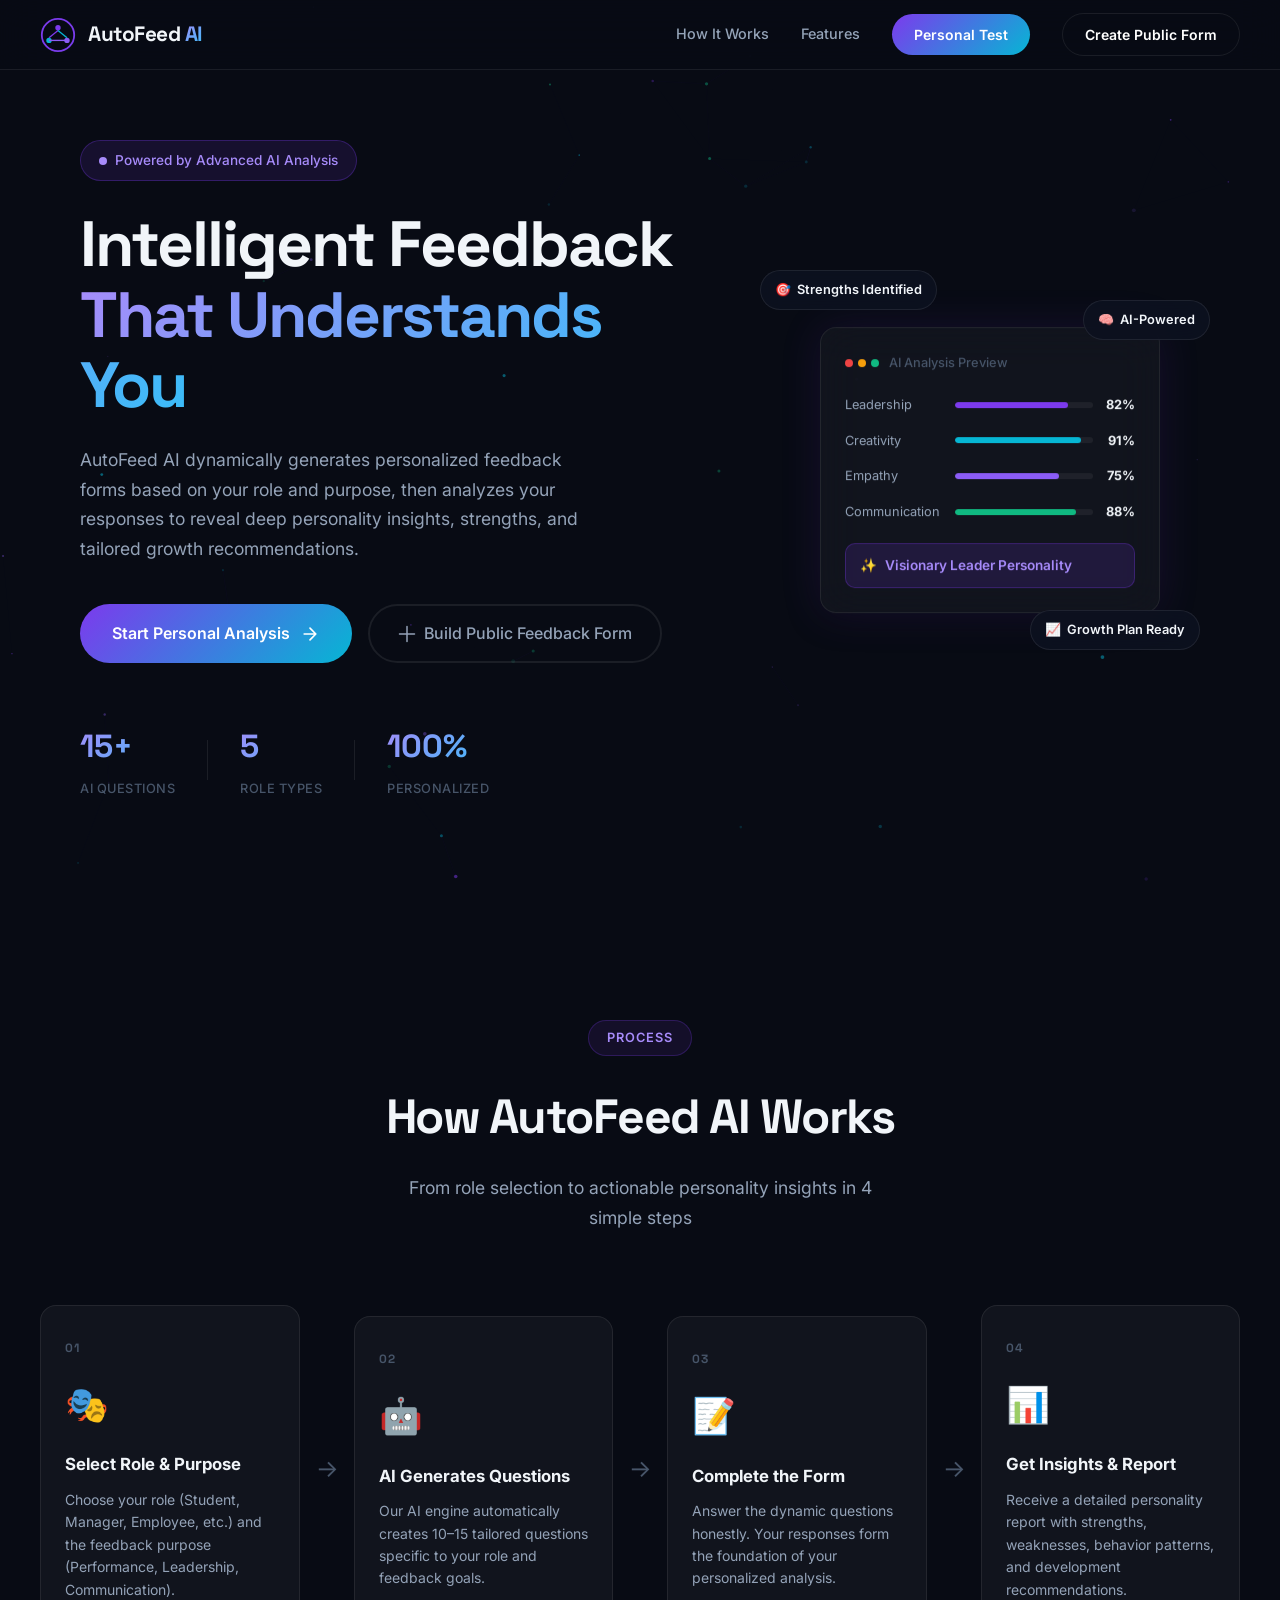
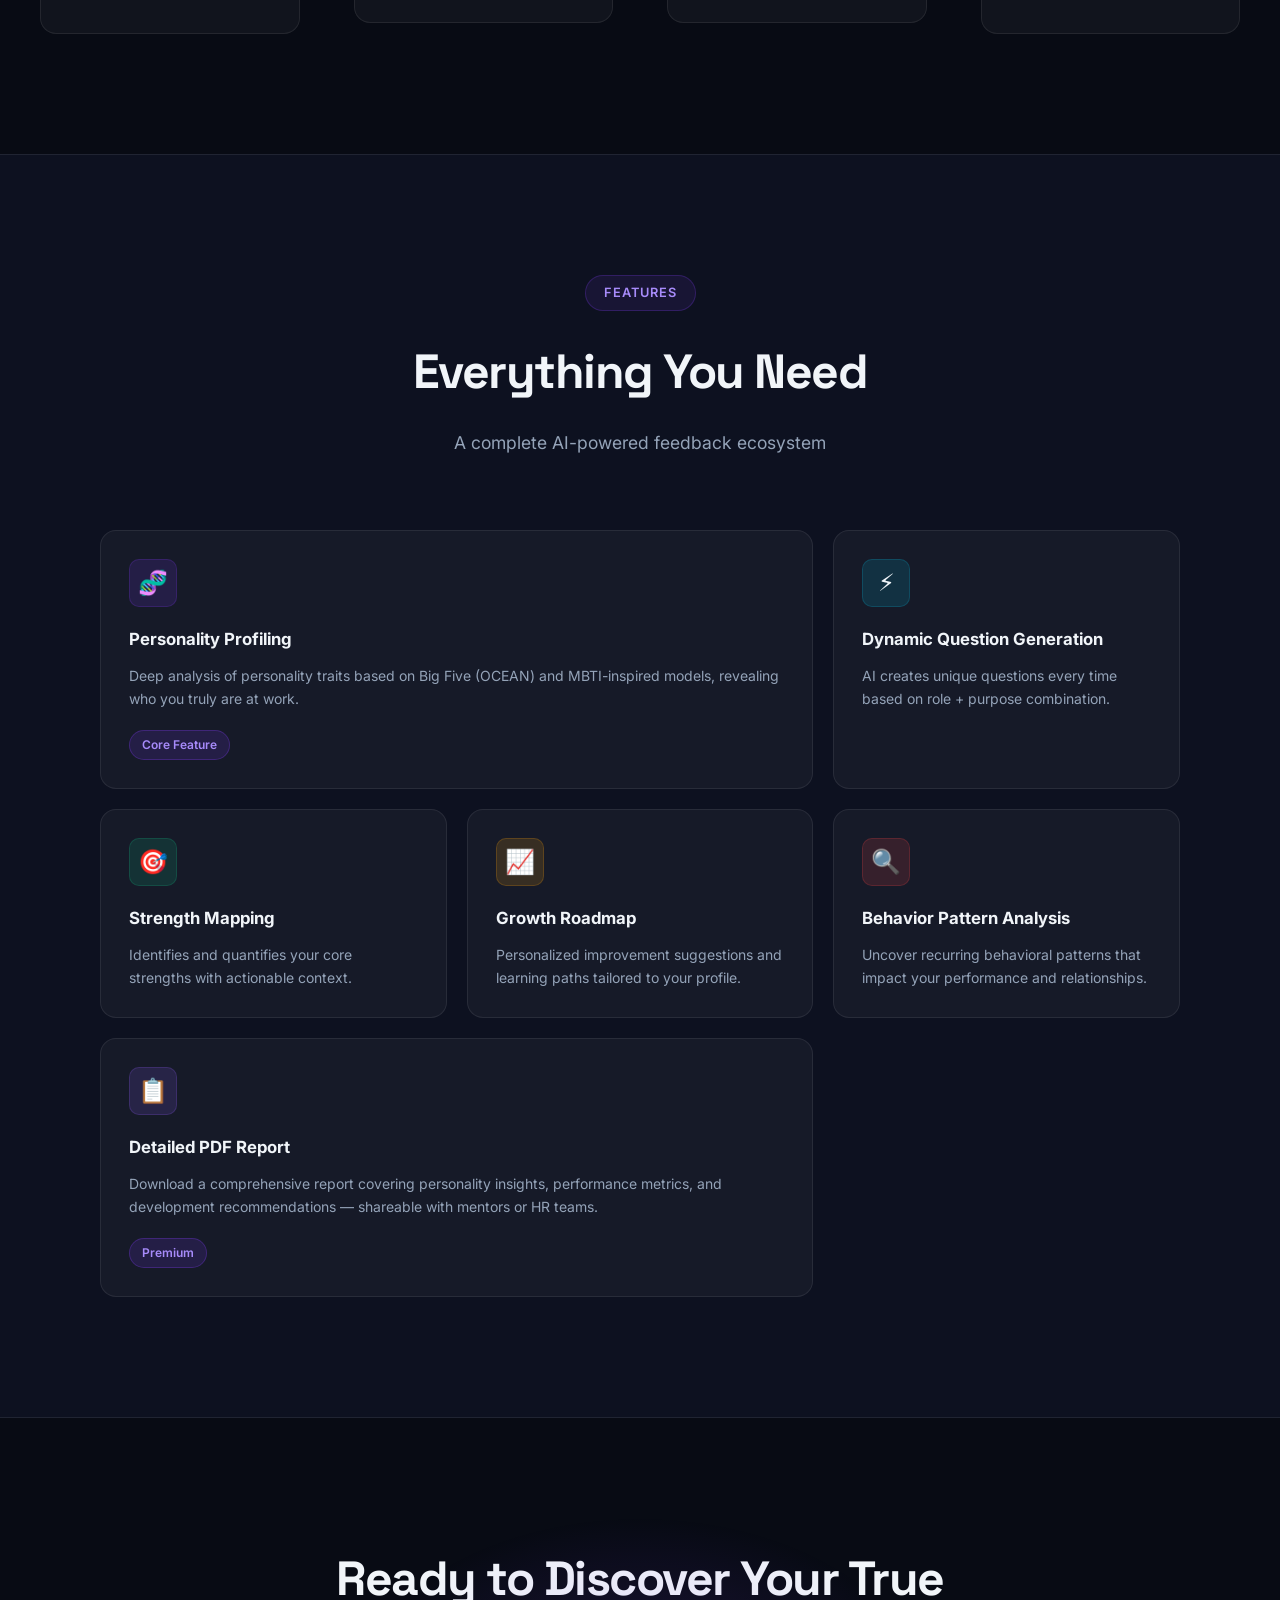
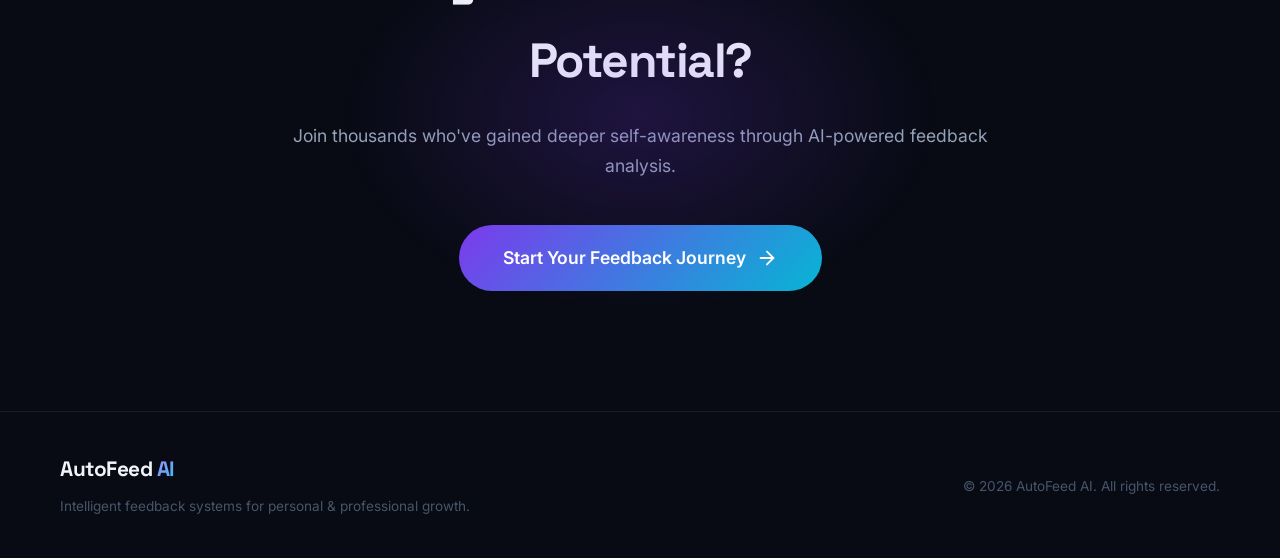
<file: index.html>
<!DOCTYPE html>
<html lang="en">
<head>
  <meta charset="UTF-8" />
  <meta name="viewport" content="width=device-width, initial-scale=1.0"/>
  <meta name="description" content="AutoFeed AI – Fully Automated Role-Based Feedback Generation and Personality Analysis System powered by AI."/>
  <title>AutoFeed AI – Smart Feedback & Personality Analysis</title>
  <link rel="preconnect" href="https://fonts.googleapis.com"/>
  <link rel="preconnect" href="https://fonts.gstatic.com" crossorigin/>
  <link href="https://fonts.googleapis.com/css2?family=Inter:wght@300;400;500;600;700;800;900&family=Space+Grotesk:wght@400;500;600;700&display=swap" rel="stylesheet"/>
  <link rel="stylesheet" href="css/style.css"/>
</head>
<body class="home-page">

  <!-- Particle Background -->
  <div class="particles" id="particles"></div>

  <!-- Navigation -->
  <nav class="navbar" id="navbar">
    <div class="nav-brand">
      <div class="nav-logo">
        <svg viewBox="0 0 40 40" fill="none" xmlns="http://www.w3.org/2000/svg">
          <circle cx="20" cy="20" r="18" stroke="url(#grad1)" stroke-width="2"/>
          <circle cx="20" cy="12" r="3" fill="#7C3AED"/>
          <circle cx="10" cy="26" r="3" fill="#06B6D4"/>
          <circle cx="30" cy="26" r="3" fill="#8B5CF6"/>
          <line x1="20" y1="15" x2="10" y2="23" stroke="#7C3AED" stroke-width="1.5"/>
          <line x1="20" y1="15" x2="30" y2="23" stroke="#06B6D4" stroke-width="1.5"/>
          <line x1="10" y1="26" x2="30" y2="26" stroke="#8B5CF6" stroke-width="1.5"/>
          <defs>
            <linearGradient id="grad1" x1="0" y1="0" x2="40" y2="40">
              <stop offset="0%" stop-color="#7C3AED"/>
              <stop offset="100%" stop-color="#06B6D4"/>
            </linearGradient>
          </defs>
        </svg>
      </div>
      <span class="nav-title">AutoFeed <span class="gradient-text">AI</span></span>
    </div>
    <div class="nav-links" id="nav-links">
      <a href="#how-it-works" class="nav-link">How It Works</a>
      <a href="#features" class="nav-link">Features</a>
      <a href="form.html" class="btn-nav">Personal Test</a>
      <a href="create-form.html" class="btn-nav" style="background:transparent; border:1.5px solid var(--border)">Create Public Form</a>
    </div>
    <button class="mobile-menu-toggle" id="mobile-toggle" aria-label="Toggle Menu">
      <span class="bar"></span>
      <span class="bar"></span>
      <span class="bar"></span>
    </button>
  </nav>

  <!-- Hero Section -->
  <section class="hero" id="hero">
    <div class="hero-content">
      <div class="hero-badge">
        <span class="badge-dot"></span>
        Powered by Advanced AI Analysis
      </div>
      <h1 class="hero-title">
        Intelligent Feedback<br/>
        <span class="gradient-text">That Understands You</span>
      </h1>
      <p class="hero-subtitle">
        AutoFeed AI dynamically generates personalized feedback forms based on your role and purpose, then analyzes your responses to reveal deep personality insights, strengths, and tailored growth recommendations.
      </p>
      <div class="hero-actions">
        <a href="form.html" class="btn-primary" id="get-started-btn">
          <span>Start Personal Analysis</span>
          <svg width="20" height="20" viewBox="0 0 24 24" fill="none"><path d="M5 12h14M12 5l7 7-7 7" stroke="currentColor" stroke-width="2" stroke-linecap="round" stroke-linejoin="round"/></svg>
        </a>
        <a href="create-form.html" class="btn-secondary" style="border-width: 2px;">
          <svg width="18" height="18" viewBox="0 0 24 24" fill="none"><path d="M12 2v20m10-10H2" stroke="currentColor" stroke-width="2" stroke-linecap="round"/></svg>
          Build Public Feedback Form
        </a>
      </div>
      <div class="hero-stats">
        <div class="stat-item">
          <span class="stat-number">15+</span>
          <span class="stat-label">AI Questions</span>
        </div>
        <div class="stat-divider"></div>
        <div class="stat-item">
          <span class="stat-number">5</span>
          <span class="stat-label">Role Types</span>
        </div>
        <div class="stat-divider"></div>
        <div class="stat-item">
          <span class="stat-number">100%</span>
          <span class="stat-label">Personalized</span>
        </div>
      </div>
    </div>
    <div class="hero-visual">
      <div class="visual-card" id="visual-card">
        <div class="card-header">
          <div class="card-dots">
            <span></span><span></span><span></span>
          </div>
          <span class="card-title-small">AI Analysis Preview</span>
        </div>
        <div class="analysis-preview">
          <div class="trait-bar">
            <span class="trait-label">Leadership</span>
            <div class="bar-track"><div class="bar-fill" style="--w:82%"></div></div>
            <span class="trait-val">82%</span>
          </div>
          <div class="trait-bar">
            <span class="trait-label">Creativity</span>
            <div class="bar-track"><div class="bar-fill" style="--w:91%;--c:#06B6D4"></div></div>
            <span class="trait-val">91%</span>
          </div>
          <div class="trait-bar">
            <span class="trait-label">Empathy</span>
            <div class="bar-track"><div class="bar-fill" style="--w:75%;--c:#8B5CF6"></div></div>
            <span class="trait-val">75%</span>
          </div>
          <div class="trait-bar">
            <span class="trait-label">Communication</span>
            <div class="bar-track"><div class="bar-fill" style="--w:88%;--c:#10B981"></div></div>
            <span class="trait-val">88%</span>
          </div>
          <div class="personality-chip">
            <span class="chip-icon">✨</span>
            <span>Visionary Leader Personality</span>
          </div>
        </div>
      </div>
      <div class="floating-badge fb1">
        <span>🎯</span> Strengths Identified
      </div>
      <div class="floating-badge fb2">
        <span>🧠</span> AI-Powered
      </div>
      <div class="floating-badge fb3">
        <span>📈</span> Growth Plan Ready
      </div>
    </div>
  </section>

  <!-- How It Works -->
  <section class="section" id="how-it-works">
    <div class="section-header">
      <div class="section-badge">Process</div>
      <h2 class="section-title">How AutoFeed AI Works</h2>
      <p class="section-subtitle">From role selection to actionable personality insights in 4 simple steps</p>
    </div>
    <div class="steps-grid">
      <div class="step-card" data-step="1">
        <div class="step-number">01</div>
        <div class="step-icon">🎭</div>
        <h3 class="step-title">Select Role & Purpose</h3>
        <p class="step-desc">Choose your role (Student, Manager, Employee, etc.) and the feedback purpose (Performance, Leadership, Communication).</p>
      </div>
      <div class="step-arrow">→</div>
      <div class="step-card" data-step="2">
        <div class="step-number">02</div>
        <div class="step-icon">🤖</div>
        <h3 class="step-title">AI Generates Questions</h3>
        <p class="step-desc">Our AI engine automatically creates 10–15 tailored questions specific to your role and feedback goals.</p>
      </div>
      <div class="step-arrow">→</div>
      <div class="step-card" data-step="3">
        <div class="step-number">03</div>
        <div class="step-icon">📝</div>
        <h3 class="step-title">Complete the Form</h3>
        <p class="step-desc">Answer the dynamic questions honestly. Your responses form the foundation of your personalized analysis.</p>
      </div>
      <div class="step-arrow">→</div>
      <div class="step-card" data-step="4">
        <div class="step-number">04</div>
        <div class="step-icon">📊</div>
        <h3 class="step-title">Get Insights & Report</h3>
        <p class="step-desc">Receive a detailed personality report with strengths, weaknesses, behavior patterns, and development recommendations.</p>
      </div>
    </div>
  </section>

  <!-- Features Section -->
  <section class="section features-section" id="features">
    <div class="section-header">
      <div class="section-badge">Features</div>
      <h2 class="section-title">Everything You Need</h2>
      <p class="section-subtitle">A complete AI-powered feedback ecosystem</p>
    </div>
    <div class="features-grid">
      <div class="feature-card feature-large">
        <div class="feature-icon-wrap" style="--c:#7C3AED">🧬</div>
        <h3>Personality Profiling</h3>
        <p>Deep analysis of personality traits based on Big Five (OCEAN) and MBTI-inspired models, revealing who you truly are at work.</p>
        <div class="feature-tag">Core Feature</div>
      </div>
      <div class="feature-card">
        <div class="feature-icon-wrap" style="--c:#06B6D4">⚡</div>
        <h3>Dynamic Question Generation</h3>
        <p>AI creates unique questions every time based on role + purpose combination.</p>
      </div>
      <div class="feature-card">
        <div class="feature-icon-wrap" style="--c:#10B981">🎯</div>
        <h3>Strength Mapping</h3>
        <p>Identifies and quantifies your core strengths with actionable context.</p>
      </div>
      <div class="feature-card">
        <div class="feature-icon-wrap" style="--c:#F59E0B">📈</div>
        <h3>Growth Roadmap</h3>
        <p>Personalized improvement suggestions and learning paths tailored to your profile.</p>
      </div>
      <div class="feature-card">
        <div class="feature-icon-wrap" style="--c:#EF4444">🔍</div>
        <h3>Behavior Pattern Analysis</h3>
        <p>Uncover recurring behavioral patterns that impact your performance and relationships.</p>
      </div>
      <div class="feature-card feature-large-right">
        <div class="feature-icon-wrap" style="--c:#8B5CF6">📋</div>
        <h3>Detailed PDF Report</h3>
        <p>Download a comprehensive report covering personality insights, performance metrics, and development recommendations — shareable with mentors or HR teams.</p>
        <div class="feature-tag">Premium</div>
      </div>
    </div>
  </section>

  <!-- CTA Section -->
  <section class="cta-section">
    <div class="cta-content">
      <div class="cta-glow"></div>
      <h2>Ready to Discover Your True Potential?</h2>
      <p>Join thousands who've gained deeper self-awareness through AI-powered feedback analysis.</p>
      <a href="form.html" class="btn-primary btn-large" id="cta-btn">
        <span>Start Your Feedback Journey</span>
        <svg width="22" height="22" viewBox="0 0 24 24" fill="none"><path d="M5 12h14M12 5l7 7-7 7" stroke="currentColor" stroke-width="2" stroke-linecap="round"/></svg>
      </a>
    </div>
  </section>

  <!-- Footer -->
  <footer class="footer">
    <div class="footer-content">
      <div class="footer-brand">
        <span class="nav-title">AutoFeed <span class="gradient-text">AI</span></span>
        <p>Intelligent feedback systems for personal & professional growth.</p>
      </div>
      <div class="footer-links">
        <span>© 2026 AutoFeed AI. All rights reserved.</span>
      </div>
    </div>
  </footer>

  <script src="js/particles.js"></script>
  <script src="js/main.js"></script>
</body>
</html>
</file>
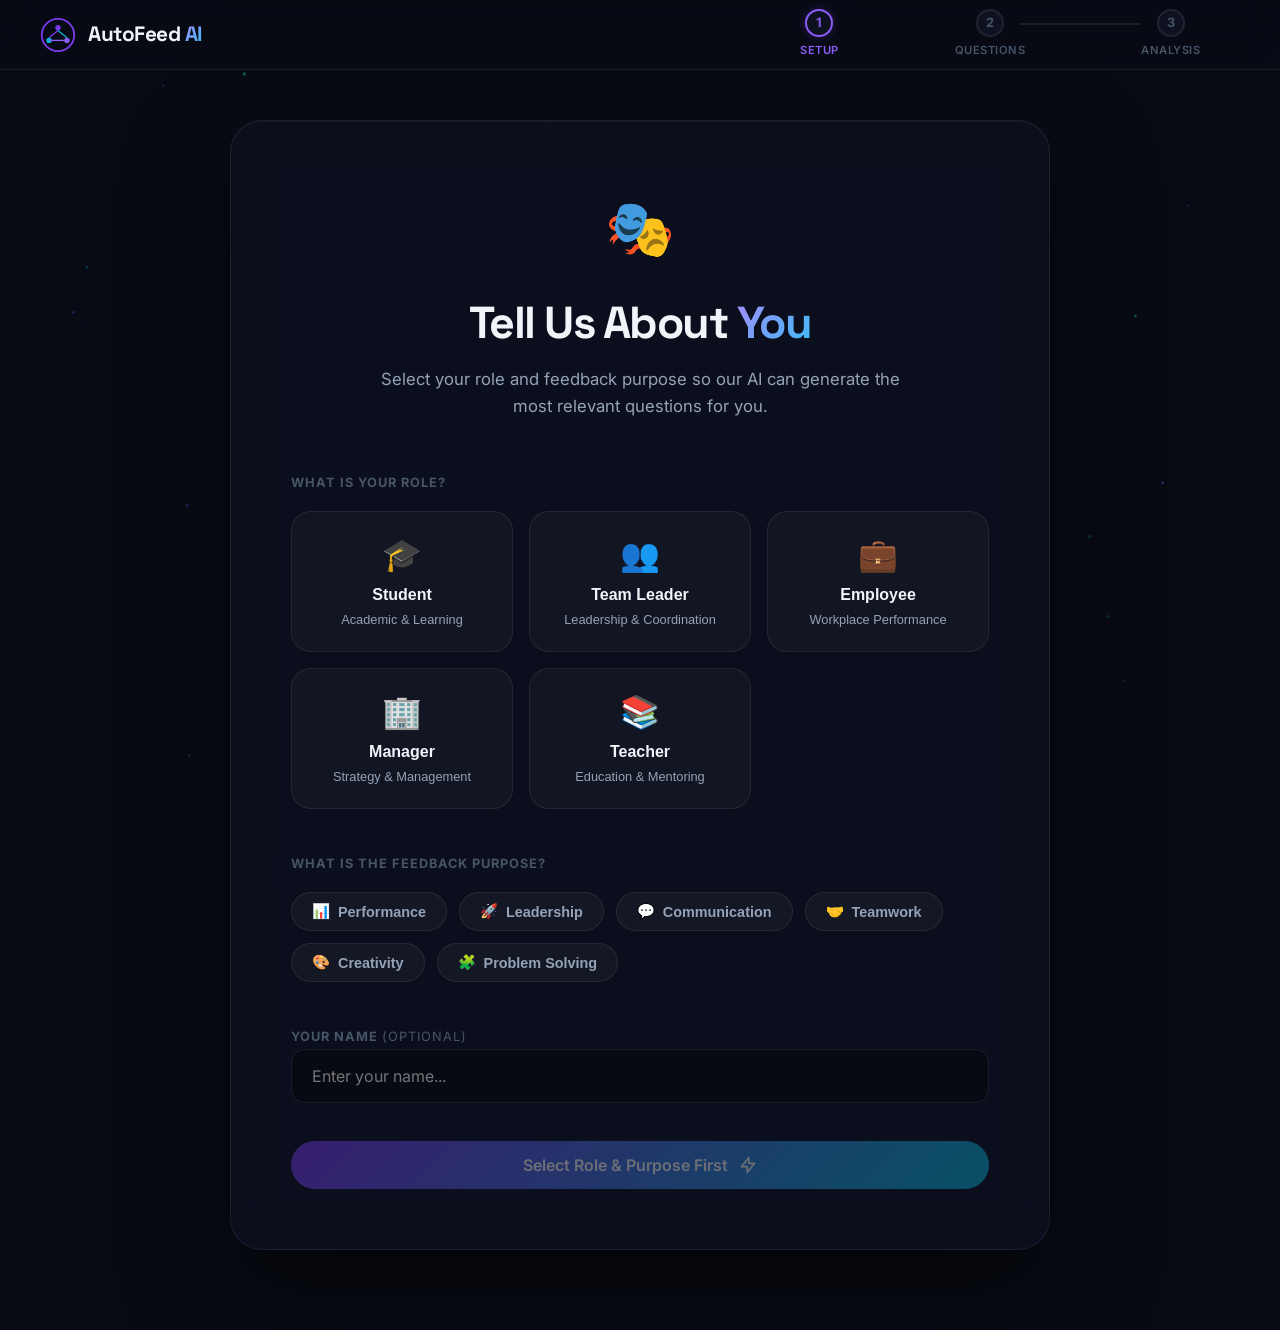
<file: form.html>
<!DOCTYPE html>
<html lang="en">

<head>
    <meta charset="UTF-8" />
    <meta name="viewport" content="width=device-width, initial-scale=1.0" />
    <meta name="description"
        content="AutoFeed AI – Generate and answer personalized feedback questions based on your role." />
    <title>Generate Feedback – AutoFeed AI</title>
    <link rel="preconnect" href="https://fonts.googleapis.com" />
    <link rel="preconnect" href="https://fonts.gstatic.com" crossorigin />
    <link
        href="https://fonts.googleapis.com/css2?family=Inter:wght@300;400;500;600;700;800;900&family=Space+Grotesk:wght@400;500;600;700&display=swap"
        rel="stylesheet" />
    <link rel="stylesheet" href="css/style.css" />
    <link rel="stylesheet" href="css/form.css" />
</head>

<body>
    <div class="particles" id="particles"></div>

    <nav class="navbar">
        <div class="nav-brand">
            <div class="nav-logo">
                <svg viewBox="0 0 40 40" fill="none" xmlns="http://www.w3.org/2000/svg">
                    <circle cx="20" cy="20" r="18" stroke="url(#grad1)" stroke-width="2" />
                    <circle cx="20" cy="12" r="3" fill="#7C3AED" />
                    <circle cx="10" cy="26" r="3" fill="#06B6D4" />
                    <circle cx="30" cy="26" r="3" fill="#8B5CF6" />
                    <line x1="20" y1="15" x2="10" y2="23" stroke="#7C3AED" stroke-width="1.5" />
                    <line x1="20" y1="15" x2="30" y2="23" stroke="#06B6D4" stroke-width="1.5" />
                    <line x1="10" y1="26" x2="30" y2="26" stroke="#8B5CF6" stroke-width="1.5" />
                    <defs>
                        <linearGradient id="grad1" x1="0" y1="0" x2="40" y2="40">
                            <stop offset="0%" stop-color="#7C3AED" />
                            <stop offset="100%" stop-color="#06B6D4" />
                        </linearGradient>
                    </defs>
                </svg>
            </div>
            <a href="index.html" class="nav-title">AutoFeed <span class="gradient-text">AI</span></a>
        </div>
        <div class="progress-container">
            <div class="progress-steps">
                <div class="prog-step active" id="ps1">
                    <span class="ps-num">1</span><span class="ps-label">Setup</span>
                </div>
                <div class="prog-connector" id="pc1"></div>
                <div class="prog-step" id="ps2">
                    <span class="ps-num">2</span><span class="ps-label">Questions</span>
                </div>
                <div class="prog-connector" id="pc2"></div>
                <div class="prog-step" id="ps3">
                    <span class="ps-num">3</span><span class="ps-label">Analysis</span>
                </div>
            </div>
        </div>
    </nav>

    <main class="form-main">

        <!-- STEP 1: Role & Purpose Setup -->
        <div class="form-step active" id="step-1">
            <div class="form-container">
                <div class="form-header">
                    <div class="form-icon">🎭</div>
                    <h1 class="form-title">Tell Us About <span class="gradient-text">You</span></h1>
                    <p class="form-subtitle">Select your role and feedback purpose so our AI can generate the most
                        relevant questions for you.</p>
                </div>

                <div class="input-section">
                    <label class="input-label">What is your role?</label>
                    <div class="role-grid" id="role-grid">
                        <button class="role-card" data-role="Student" id="role-Student" type="button">
                            <span class="role-emoji">🎓</span>
                            <span class="role-name">Student</span>
                            <span class="role-desc">Academic & Learning</span>
                        </button>
                        <button class="role-card" data-role="Team Leader" id="role-TeamLeader" type="button">
                            <span class="role-emoji">👥</span>
                            <span class="role-name">Team Leader</span>
                            <span class="role-desc">Leadership & Coordination</span>
                        </button>
                        <button class="role-card" data-role="Employee" id="role-Employee" type="button">
                            <span class="role-emoji">💼</span>
                            <span class="role-name">Employee</span>
                            <span class="role-desc">Workplace Performance</span>
                        </button>
                        <button class="role-card" data-role="Manager" id="role-Manager" type="button">
                            <span class="role-emoji">🏢</span>
                            <span class="role-name">Manager</span>
                            <span class="role-desc">Strategy & Management</span>
                        </button>
                        <button class="role-card" data-role="Teacher" id="role-Teacher" type="button">
                            <span class="role-emoji">📚</span>
                            <span class="role-name">Teacher</span>
                            <span class="role-desc">Education & Mentoring</span>
                        </button>
                    </div>
                </div>

                <div class="input-section">
                    <label class="input-label">What is the feedback purpose?</label>
                    <div class="purpose-grid" id="purpose-grid">
                        <button class="purpose-chip" data-purpose="Performance" id="purp-Performance" type="button">
                            <span>📊</span> Performance
                        </button>
                        <button class="purpose-chip" data-purpose="Leadership" id="purp-Leadership" type="button">
                            <span>🚀</span> Leadership
                        </button>
                        <button class="purpose-chip" data-purpose="Communication" id="purp-Communication" type="button">
                            <span>💬</span> Communication
                        </button>
                        <button class="purpose-chip" data-purpose="Teamwork" id="purp-Teamwork" type="button">
                            <span>🤝</span> Teamwork
                        </button>
                        <button class="purpose-chip" data-purpose="Creativity" id="purp-Creativity" type="button">
                            <span>🎨</span> Creativity
                        </button>
                        <button class="purpose-chip" data-purpose="Problem Solving" id="purp-ProblemSolving"
                            type="button">
                            <span>🧩</span> Problem Solving
                        </button>
                    </div>
                </div>

                <div class="input-section">
                    <label class="input-label" for="user-name">Your Name <span class="opt">(Optional)</span></label>
                    <input type="text" id="user-name" class="text-input" placeholder="Enter your name..."
                        autocomplete="off" />
                </div>

                <button class="btn-primary btn-full" id="generate-btn" disabled>
                    <span id="gen-btn-text">Select Role & Purpose First</span>
                    <svg id="gen-btn-icon" width="20" height="20" viewBox="0 0 24 24" fill="none">
                        <path d="M13 10V3L4 14h7v7l9-11h-7z" stroke="currentColor" stroke-width="2"
                            stroke-linecap="round" stroke-linejoin="round" />
                    </svg>
                </button>
            </div>
        </div>

        <!-- STEP 2: Generated Questions -->
        <div class="form-step" id="step-2">
            <div class="form-container form-container-wide">
                <div class="form-header">
                    <div class="ai-generating-indicator" id="ai-indicator">
                        <div class="ai-spinner"></div>
                        <span>AI is generating your questions...</span>
                    </div>
                    <div class="form-header-info" id="form-header-info" style="display:none">
                        <h2 class="form-title">Your Personalized <span class="gradient-text">Feedback Form</span></h2>
                        <p class="form-subtitle" id="form-subtitle-text"></p>
                    </div>
                </div>

                <div class="questions-container" id="questions-container">
                    <!-- Questions generated dynamically -->
                </div>

                <div class="form-footer-actions" id="form-footer" style="display:none">
                    <div class="completion-info">
                        <span id="answered-count">0</span> of <span id="total-count">0</span> questions answered
                        <div class="progress-bar-mini">
                            <div class="progress-bar-fill" id="progress-bar-fill"></div>
                        </div>
                    </div>
                    <button class="btn-primary" id="submit-btn" disabled>
                        <span>Analyze My Responses</span>
                        <svg width="20" height="20" viewBox="0 0 24 24" fill="none">
                            <path
                                d="M9 19v-6a2 2 0 00-2-2H5a2 2 0 00-2 2v6a2 2 0 002 2h2a2 2 0 002-2zm0 0V9a2 2 0 012-2h2a2 2 0 012 2v10m-6 0a2 2 0 002 2h2a2 2 0 002-2m0 0V5a2 2 0 012-2h2a2 2 0 012 2v14a2 2 0 01-2 2h-2a2 2 0 01-2-2z"
                                stroke="currentColor" stroke-width="2" stroke-linecap="round" />
                        </svg>
                    </button>
                </div>
            </div>
        </div>

        <!-- STEP 3: Analyzing (loading) -->
        <div class="form-step" id="step-3">
            <div class="analyzing-screen">
                <div class="analyzing-animation">
                    <div class="brain-pulse">🧠</div>
                    <div class="analyzing-rings">
                        <div class="ring r1"></div>
                        <div class="ring r2"></div>
                        <div class="ring r3"></div>
                    </div>
                </div>
                <h2 class="analyzing-title">Analyzing Your <span class="gradient-text">Responses</span></h2>
                <p class="analyzing-subtitle">Our AI is processing your answers to build your personality profile...</p>
                <div class="analyzing-steps" id="analyzing-steps">
                    <div class="astep" id="astep-1">
                        <div class="astep-spinner"></div>
                        <span>Processing linguistic patterns...</span>
                    </div>
                    <div class="astep pending" id="astep-2">
                        <div class="astep-spinner"></div>
                        <span>Mapping personality traits...</span>
                    </div>
                    <div class="astep pending" id="astep-3">
                        <div class="astep-spinner"></div>
                        <span>Identifying strengths & gaps...</span>
                    </div>
                    <div class="astep pending" id="astep-4">
                        <div class="astep-spinner"></div>
                        <span>Generating recommendations...</span>
                    </div>
                </div>
            </div>
        </div>

    </main>

    <script src="js/particles.js"></script>
    <script src="js/questions.js"></script>
    <script src="js/form.js"></script>
</body>

</html>
</file>
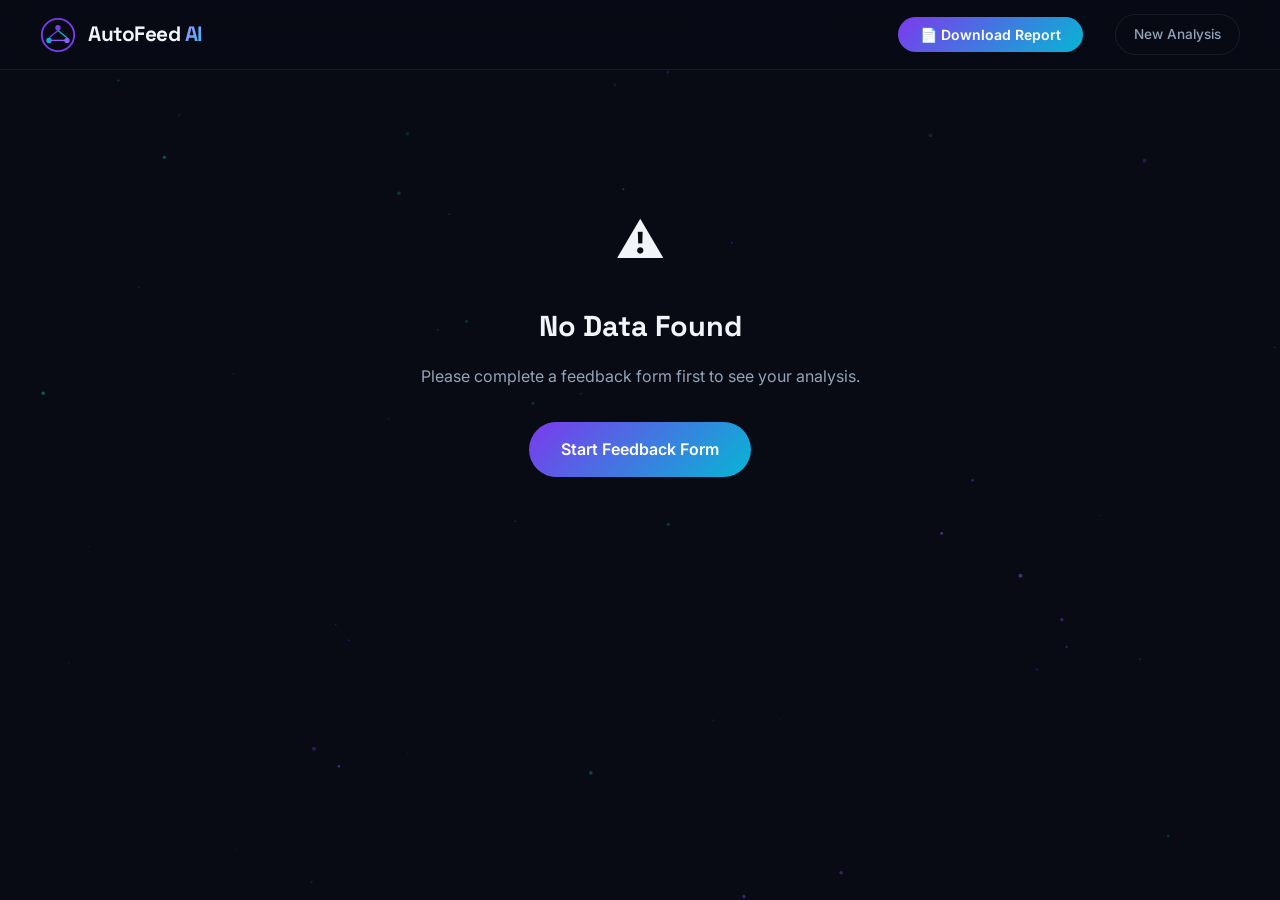
<file: report.html>
<!DOCTYPE html>
<html lang="en">

<head>
    <meta charset="UTF-8" />
    <meta name="viewport" content="width=device-width, initial-scale=1.0" />
    <meta name="description" content="AutoFeed AI – Your AI-powered personality analysis and feedback report." />
    <title>Your AI Report – AutoFeed AI</title>
    <link rel="preconnect" href="https://fonts.googleapis.com" />
    <link rel="preconnect" href="https://fonts.gstatic.com" crossorigin />
    <link
        href="https://fonts.googleapis.com/css2?family=Inter:wght@300;400;500;600;700;800;900&family=Space+Grotesk:wght@400;500;600;700&display=swap"
        rel="stylesheet" />
    <link rel="stylesheet" href="css/style.css" />
    <link rel="stylesheet" href="css/report.css" />
</head>

<body>
    <div class="particles" id="particles"></div>

    <nav class="navbar">
        <div class="nav-brand">
            <div class="nav-logo">
                <svg viewBox="0 0 40 40" fill="none">
                    <circle cx="20" cy="20" r="18" stroke="url(#grad1)" stroke-width="2" />
                    <circle cx="20" cy="12" r="3" fill="#7C3AED" />
                    <circle cx="10" cy="26" r="3" fill="#06B6D4" />
                    <circle cx="30" cy="26" r="3" fill="#8B5CF6" />
                    <line x1="20" y1="15" x2="10" y2="23" stroke="#7C3AED" stroke-width="1.5" />
                    <line x1="20" y1="15" x2="30" y2="23" stroke="#06B6D4" stroke-width="1.5" />
                    <line x1="10" y1="26" x2="30" y2="26" stroke="#8B5CF6" stroke-width="1.5" />
                    <defs>
                        <linearGradient id="grad1" x1="0" y1="0" x2="40" y2="40">
                            <stop offset="0%" stop-color="#7C3AED" />
                            <stop offset="100%" stop-color="#06B6D4" />
                        </linearGradient>
                    </defs>
                </svg>
            </div>
            <a href="index.html" class="nav-title">AutoFeed <span class="gradient-text">AI</span></a>
        </div>
        <div class="nav-links">
            <button class="btn-nav" id="print-btn" onclick="window.print()">
                📄 Download Report
            </button>
            <a href="form.html" class="btn-secondary-sm">New Analysis</a>
        </div>
    </nav>

    <main class="report-main" id="report-main">
        <!-- Report content injected by JS -->
    </main>

    <script src="js/particles.js"></script>
    <script src="js/report.js"></script>
</body>

</html>
</file>
<file: css/style.css>
/* ============================================
   AutoFeed AI – Global Stylesheet
   ============================================ */

:root {
  --bg-primary: #080b14;
  --bg-secondary: #0d1120;
  --bg-card: rgba(255,255,255,0.04);
  --bg-card-hover: rgba(255,255,255,0.07);
  --border: rgba(255,255,255,0.08);
  --border-hover: rgba(124,58,237,0.4);
  --purple: #7C3AED;
  --purple-light: #8B5CF6;
  --cyan: #06B6D4;
  --green: #10B981;
  --amber: #F59E0B;
  --red: #EF4444;
  --text-primary: #F1F5F9;
  --text-secondary: #94A3B8;
  --text-muted: #475569;
  --gradient: linear-gradient(135deg, #7C3AED, #06B6D4);
  --gradient-text: linear-gradient(135deg, #A78BFA, #38BDF8);
  --shadow-glow: 0 0 40px rgba(124,58,237,0.15);
  --shadow-card: 0 4px 32px rgba(0,0,0,0.4);
  --radius: 16px;
  --radius-sm: 10px;
  --transition: 0.3s cubic-bezier(0.4,0,0.2,1);
}

* {
  margin: 0;
  padding: 0;
  box-sizing: border-box;
}

html {
  scroll-behavior: smooth;
}

body {
  font-family: 'Inter', system-ui, sans-serif;
  background: var(--bg-primary);
  color: var(--text-primary);
  line-height: 1.7; /* Increased for better readability */
  overflow-x: hidden;
  min-height: 100vh;
}

/* ── Particles ── */
.particles {
  position: fixed;
  top: 0; left: 0;
  width: 100%; height: 100%;
  pointer-events: none;
  z-index: 0;
}

/* ── Text Utils ── */
.gradient-text {
  background: var(--gradient-text);
  -webkit-background-clip: text;
  -webkit-text-fill-color: transparent;
  background-clip: text;
}

/* ── Navbar ── */
.navbar {
  position: fixed;
  top: 0; left: 0; right: 0;
  z-index: 100;
  display: flex;
  align-items: center;
  justify-content: space-between;
  padding: 0 40px;
  height: 70px;
  background: rgba(8,11,20,0.85);
  backdrop-filter: blur(20px);
  -webkit-backdrop-filter: blur(20px);
  border-bottom: 1px solid var(--border);
  transition: var(--transition);
}

.nav-brand {
  display: flex;
  align-items: center;
  gap: 12px;
}

.nav-logo {
  width: 36px;
  height: 36px;
  animation: logoPulse 3s ease-in-out infinite;
}

@keyframes logoPulse {
  0%, 100% { filter: drop-shadow(0 0 6px rgba(124,58,237,0.5)); }
  50% { filter: drop-shadow(0 0 12px rgba(6,182,212,0.6)); }
}

.nav-title {
  font-family: 'Space Grotesk', sans-serif;
  font-size: 1.3rem;
  font-weight: 700;
  color: var(--text-primary);
  text-decoration: none;
  letter-spacing: -0.5px;
}

.nav-links {
  display: flex;
  align-items: center;
  gap: 32px;
}

.nav-link {
  color: var(--text-secondary);
  text-decoration: none;
  font-size: 0.9rem;
  font-weight: 500;
  transition: var(--transition);
}

.nav-link:hover { color: var(--text-primary); }

.btn-nav {
  padding: 9px 22px;
  background: var(--gradient);
  border: none;
  border-radius: 50px;
  color: white;
  font-size: 0.875rem;
  font-weight: 600;
  cursor: pointer;
  text-decoration: none;
  transition: var(--transition);
  font-family: 'Inter', sans-serif;
}

.btn-nav:hover {
  transform: translateY(-1px);
  box-shadow: 0 8px 25px rgba(124,58,237,0.4);
}

/* ── Mobile Menu Toggle ── */
.mobile-menu-toggle {
  display: none;
  flex-direction: column;
  gap: 5px;
  background: transparent;
  border: none;
  cursor: pointer;
  z-index: 101;
  padding: 5px;
}

.mobile-menu-toggle .bar {
  width: 24px;
  height: 2px;
  background: var(--text-primary);
  border-radius: 2px;
  transition: var(--transition);
}

.mobile-menu-toggle.active .bar:nth-child(1) {
  transform: translateY(7px) rotate(45deg);
}

.mobile-menu-toggle.active .bar:nth-child(2) {
  opacity: 0;
}

.mobile-menu-toggle.active .bar:nth-child(3) {
  transform: translateY(-7px) rotate(-45deg);
}

@media (max-width: 480px) {
  .btn-nav {
    padding: 7px 14px;
    font-size: 0.75rem;
  }
}

/* ── Buttons ── */
.btn-primary {
  display: inline-flex;
  align-items: center;
  gap: 10px;
  padding: 14px 32px;
  background: var(--gradient);
  border: none;
  border-radius: 50px;
  color: white;
  font-size: 1rem;
  font-weight: 600;
  cursor: pointer;
  text-decoration: none;
  transition: var(--transition);
  font-family: 'Inter', sans-serif;
  position: relative;
  overflow: hidden;
  white-space: nowrap;
}

.btn-primary::before {
  content: '';
  position: absolute;
  inset: 0;
  background: linear-gradient(135deg, #8B5CF6, #38BDF8);
  opacity: 0;
  transition: var(--transition);
}

.btn-primary:hover::before { opacity: 1; }
.btn-primary:hover { transform: translateY(-2px); box-shadow: 0 12px 35px rgba(124,58,237,0.45); }
.btn-primary:disabled { opacity: 0.4; cursor: not-allowed; transform: none; box-shadow: none; }
.btn-primary:disabled::before { display: none; }

.btn-primary span, .btn-primary svg { position: relative; z-index: 1; }

.btn-primary.btn-large {
  padding: 18px 44px;
  font-size: 1.1rem;
}

.btn-primary.btn-full {
  width: 100%;
  justify-content: center;
  margin-top: 8px;
}

.btn-secondary {
  display: inline-flex;
  align-items: center;
  gap: 8px;
  padding: 14px 28px;
  background: transparent;
  border: 1.5px solid var(--border);
  border-radius: 50px;
  color: var(--text-secondary);
  font-size: 1rem;
  font-weight: 500;
  cursor: pointer;
  text-decoration: none;
  transition: var(--transition);
}

.btn-secondary:hover {
  border-color: var(--purple-light);
  color: var(--text-primary);
  background: rgba(139,92,246,0.08);
}

.btn-secondary-sm {
  display: inline-flex;
  align-items: center;
  padding: 8px 18px;
  background: transparent;
  border: 1.5px solid var(--border);
  border-radius: 50px;
  color: var(--text-secondary);
  font-size: 0.85rem;
  font-weight: 500;
  cursor: pointer;
  text-decoration: none;
  transition: var(--transition);
}

.btn-secondary-sm:hover {
  border-color: var(--purple-light);
  color: var(--text-primary);
}

/* ── Hero ── */
.hero {
  min-height: 100vh;
  display: flex;
  align-items: center;
  justify-content: center;
  gap: clamp(40px, 8vw, 100px); /* Responsive gap */
  padding: 120px 40px 80px; /* Better vertical space */
  position: relative;
  z-index: 1;
  max-width: 1400px; /* Wider for premium feel */
  margin: 0 auto;
}

.hero-content {
  flex: 1;
  max-width: 600px;
}

.hero-badge {
  display: inline-flex;
  align-items: center;
  gap: 8px;
  padding: 8px 18px;
  background: rgba(124,58,237,0.12);
  border: 1px solid rgba(124,58,237,0.3);
  border-radius: 50px;
  font-size: 0.85rem;
  font-weight: 500;
  color: #A78BFA;
  margin-bottom: 28px;
}

.badge-dot {
  width: 8px;
  height: 8px;
  background: #A78BFA;
  border-radius: 50%;
  animation: blink 2s ease-in-out infinite;
}

@keyframes blink {
  0%, 100% { opacity: 1; }
  50% { opacity: 0.3; }
}

.hero-title {
  font-family: 'Space Grotesk', sans-serif;
  font-size: clamp(2.5rem, 5vw, 4rem);
  font-weight: 800;
  line-height: 1.1;
  letter-spacing: -2px;
  margin-bottom: 24px;
}

.hero-subtitle {
  font-size: 1.1rem;
  color: var(--text-secondary);
  line-height: 1.7;
  margin-bottom: 40px;
  max-width: 520px;
}

.hero-actions {
  display: flex;
  gap: 16px;
  flex-wrap: wrap;
  margin-bottom: 56px;
}

.hero-stats {
  display: flex;
  align-items: center;
  gap: 32px;
}

.stat-item {
  display: flex;
  flex-direction: column;
  gap: 4px;
}

.stat-number {
  font-family: 'Space Grotesk', sans-serif;
  font-size: 2rem;
  font-weight: 700;
  background: var(--gradient-text);
  -webkit-background-clip: text;
  -webkit-text-fill-color: transparent;
  background-clip: text;
}

.stat-label {
  font-size: 0.8rem;
  color: var(--text-muted);
  font-weight: 500;
  text-transform: uppercase;
  letter-spacing: 0.5px;
}

.stat-divider {
  width: 1px;
  height: 40px;
  background: var(--border);
}

.stat-item.mobile-only {
  display: none;
}

/* ── Hero Visual ── */
.hero-visual {
  flex: 0 0 420px;
  position: relative;
  height: 460px;
}

.visual-card {
  position: absolute;
  top: 50%;
  left: 50%;
  transform: translate(-50%, -50%);
  width: 340px;
  background: rgba(255,255,255,0.04);
  border: 1px solid var(--border);
  border-radius: var(--radius);
  padding: 24px;
  backdrop-filter: blur(20px);
  box-shadow: var(--shadow-glow), var(--shadow-card);
  animation: cardFloat 4s ease-in-out infinite;
}

@keyframes cardFloat {
  0%, 100% { transform: translate(-50%, -50%) translateY(0); }
  50% { transform: translate(-50%, -50%) translateY(-12px); }
}

.card-header {
  display: flex;
  align-items: center;
  gap: 10px;
  margin-bottom: 20px;
}

.card-dots {
  display: flex;
  gap: 5px;
}

.card-dots span {
  width: 8px;
  height: 8px;
  border-radius: 50%;
  background: var(--border);
}

.card-dots span:first-child { background: #EF4444; }
.card-dots span:nth-child(2) { background: #F59E0B; }
.card-dots span:nth-child(3) { background: #10B981; }

.card-title-small {
  font-size: 0.8rem;
  color: var(--text-muted);
  font-weight: 500;
}

.trait-bar {
  display: flex;
  align-items: center;
  gap: 10px;
  margin-bottom: 14px;
}

.trait-label {
  font-size: 0.8rem;
  color: var(--text-secondary);
  width: 100px;
  flex-shrink: 0;
}

.bar-track {
  flex: 1;
  height: 6px;
  background: rgba(255,255,255,0.06);
  border-radius: 3px;
  overflow: hidden;
}

.bar-fill {
  height: 100%;
  width: var(--w, 0%);
  background: var(--c, var(--purple));
  border-radius: 3px;
  animation: barGrow 2s ease-out forwards;
}

@keyframes barGrow {
  from { width: 0; }
  to { width: var(--w, 0%); }
}

.trait-val {
  font-size: 0.8rem;
  font-weight: 700;
  color: var(--text-primary);
  width: 32px;
  text-align: right;
}

.personality-chip {
  display: flex;
  align-items: center;
  gap: 8px;
  padding: 10px 14px;
  background: rgba(124,58,237,0.15);
  border: 1px solid rgba(124,58,237,0.3);
  border-radius: var(--radius-sm);
  font-size: 0.85rem;
  font-weight: 600;
  color: #A78BFA;
  margin-top: 20px;
}

.floating-badge {
  position: absolute;
  display: flex;
  align-items: center;
  gap: 6px;
  padding: 8px 14px;
  background: rgba(13,17,32,0.9);
  border: 1px solid var(--border);
  border-radius: 50px;
  font-size: 0.8rem;
  font-weight: 600;
  color: var(--text-primary);
  backdrop-filter: blur(10px);
  white-space: nowrap;
}

.fb1 { top: 30px; left: -20px; animation: float1 3.5s ease-in-out infinite; }
.fb2 { top: 60px; right: -10px; animation: float2 4s ease-in-out infinite 0.5s; }
.fb3 { bottom: 50px; right: 0; animation: float1 3.5s ease-in-out infinite 1s; }

@keyframes float1 {
  0%, 100% { transform: translateY(0); }
  50% { transform: translateY(-8px); }
}

@keyframes float2 {
  0%, 100% { transform: translateY(0) rotate(2deg); }
  50% { transform: translateY(-10px) rotate(-1deg); }
}

/* ── Sections ── */
.section {
  padding: 120px 40px; /* Consistent spacing */
  max-width: 1400px;
  margin: 0 auto;
  position: relative;
  z-index: 1;
}

.section-header {
  text-align: center;
  margin-bottom: 72px;
}

.section-badge {
  display: inline-flex;
  padding: 6px 18px;
  background: rgba(124,58,237,0.1);
  border: 1px solid rgba(124,58,237,0.25);
  border-radius: 50px;
  font-size: 0.8rem;
  font-weight: 600;
  color: #A78BFA;
  text-transform: uppercase;
  letter-spacing: 1px;
  margin-bottom: 20px;
}

.section-title {
  font-family: 'Space Grotesk', sans-serif;
  font-size: clamp(2rem, 4vw, 3rem);
  font-weight: 800;
  letter-spacing: -1.5px;
  margin-bottom: 16px;
}

.section-subtitle {
  font-size: 1.1rem;
  color: var(--text-secondary);
  max-width: 500px;
  margin: 0 auto;
}

/* ── Steps ── */
.steps-grid {
  display: flex;
  align-items: center;
  gap: 16px;
}

.step-card {
  flex: 1;
  background: var(--bg-card);
  border: 1px solid var(--border);
  border-radius: var(--radius);
  padding: 32px 24px;
  transition: var(--transition);
  position: relative;
  overflow: hidden;
}

.step-card::before {
  content: '';
  position: absolute;
  top: 0; left: 0; right: 0;
  height: 2px;
  background: var(--gradient);
  transform: scaleX(0);
  transform-origin: left;
  transition: var(--transition);
}

.step-card:hover::before { transform: scaleX(1); }
.step-card:hover {
  border-color: var(--border-hover);
  background: var(--bg-card-hover);
  transform: translateY(-4px);
  box-shadow: var(--shadow-glow);
}

.step-number {
  font-family: 'Space Grotesk', sans-serif;
  font-size: 0.75rem;
  font-weight: 700;
  color: var(--text-muted);
  letter-spacing: 1px;
  margin-bottom: 16px;
}

.step-icon {
  font-size: 2.2rem;
  margin-bottom: 16px;
  display: block;
}

.step-title {
  font-size: 1.05rem;
  font-weight: 700;
  margin-bottom: 10px;
  color: var(--text-primary);
}

.step-desc {
  font-size: 0.875rem;
  color: var(--text-secondary);
  line-height: 1.6;
}

.step-arrow {
  font-size: 1.5rem;
  color: var(--text-muted);
  flex-shrink: 0;
}

/* ── Features ── */
.features-section {
  background: var(--bg-secondary);
  max-width: 100%;
  border-top: 1px solid var(--border);
  border-bottom: 1px solid var(--border);
}

.features-section > * {
  max-width: 1280px;
  margin-left: auto;
  margin-right: auto;
}

.features-section .section-header {
  max-width: 1280px;
  margin: 0 auto 72px;
  padding: 0 60px;
}

.features-grid {
  max-width: 1280px;
  margin: 0 auto;
  padding: 0 60px;
  display: grid;
  grid-template-columns: repeat(3, 1fr);
  grid-template-rows: auto auto;
  gap: 20px;
}

.feature-card {
  background: var(--bg-card);
  border: 1px solid var(--border);
  border-radius: var(--radius);
  padding: 28px;
  transition: var(--transition);
  position: relative;
}

.feature-card:hover {
  border-color: var(--border-hover);
  transform: translateY(-3px);
  box-shadow: var(--shadow-glow);
}

.feature-large {
  grid-column: span 2;
  display: flex;
  flex-direction: column;
}

.feature-large-right {
  grid-column: span 2;
}

.feature-icon-wrap {
  width: 48px;
  height: 48px;
  background: rgba(from var(--c) r g b / 0.15);
  border-radius: var(--radius-sm);
  display: flex;
  align-items: center;
  justify-content: center;
  font-size: 1.5rem;
  margin-bottom: 18px;
  border: 1px solid rgba(from var(--c) r g b / 0.2);
}

.feature-card h3 {
  font-size: 1.05rem;
  font-weight: 700;
  margin-bottom: 10px;
}

.feature-card p {
  font-size: 0.875rem;
  color: var(--text-secondary);
  line-height: 1.65;
}

.feature-tag {
  display: inline-flex;
  margin-top: auto;
  padding: 4px 12px;
  background: rgba(124,58,237,0.15);
  border: 1px solid rgba(124,58,237,0.3);
  border-radius: 50px;
  font-size: 0.75rem;
  font-weight: 600;
  color: #A78BFA;
  margin-top: 20px;
  width: fit-content;
}

/* ── CTA ── */
.cta-section {
  padding: 120px 60px;
  text-align: center;
  position: relative;
  z-index: 1;
}

.cta-content {
  max-width: 700px;
  margin: 0 auto;
  position: relative;
}

.cta-glow {
  position: absolute;
  top: 50%;
  left: 50%;
  width: 600px;
  height: 400px;
  background: radial-gradient(ellipse, rgba(124,58,237,0.2) 0%, transparent 70%);
  transform: translate(-50%, -50%);
  pointer-events: none;
}

.cta-content h2 {
  font-family: 'Space Grotesk', sans-serif;
  font-size: clamp(2rem, 4vw, 3rem);
  font-weight: 800;
  letter-spacing: -1.5px;
  margin-bottom: 20px;
}

.cta-content p {
  font-size: 1.1rem;
  color: var(--text-secondary);
  margin-bottom: 44px;
}

/* ── Footer ── */
.footer {
  padding: 40px 60px;
  border-top: 1px solid var(--border);
  position: relative;
  z-index: 1;
}

.footer-content {
  max-width: 1280px;
  margin: 0 auto;
  display: flex;
  align-items: center;
  justify-content: space-between;
}

.footer-brand p {
  margin-top: 8px;
  font-size: 0.85rem;
  color: var(--text-muted);
}

.footer-links span {
  font-size: 0.85rem;
  color: var(--text-muted);
}

/* ── Responsive Refinements ── */
/* ── Responsive Refinements ── */
@media (max-width: 1200px) {
    .hero {
        gap: 40px;
        padding: 120px 40px 60px;
    }
    .hero-visual {
        flex: 0 0 380px;
    }
}

@media (max-width: 992px) {
    .hero {
        flex-direction: column;
        text-align: center;
        padding-top: 120px;
        min-height: auto;
    }
    .hero-content {
        max-width: 100%;
        order: 1;
    }
    .hero-subtitle {
        margin-left: auto;
        margin-right: auto;
    }
    .hero-actions {
        justify-content: center;
    }
    .hero-stats {
        justify-content: center;
        margin-top: 20px;
    }
    .hero-visual {
        order: 2;
        flex: none;
        width: 100%;
        height: 400px;
        margin-top: 20px;
    }
    .visual-card {
        width: 340px;
    }
    
    .features-grid {
        grid-template-columns: repeat(2, 1fr);
        padding: 0 24px;
    }
    .feature-large, .feature-large-right {
        grid-column: span 2;
    }
}

@media (max-width: 768px) {
    .navbar {
        padding: 0 20px;
        height: 70px;
    }
    
    .mobile-menu-toggle {
        display: flex;
    }
    
    .nav-links {
        position: fixed;
        top: 0;
        right: -100%;
        width: 80%;
        max-width: 320px;
        height: 100vh;
        background: #0d1120;
        backdrop-filter: blur(20px);
        flex-direction: column;
        align-items: flex-start;
        padding: 100px 40px;
        gap: 24px;
        transition: 0.4s cubic-bezier(0.4, 0, 0.2, 1);
        border-left: 1px solid var(--border);
        box-shadow: -10px 0 30px rgba(0,0,0,0.5);
        z-index: 100;
    }
    
    .nav-links.active {
        right: 0;
    }
    
    .nav-link {
        display: block;
        font-size: 1.1rem;
        width: 100%;
        padding: 10px 0;
        border-bottom: 1px solid var(--border);
    }
    
    .btn-nav {
        width: auto;
        text-align: center;
        margin-top: 0;
        padding: 8px 14px;
        font-size: 0.75rem;
    }

    /* Keep buttons in header on mobile for home page */
    .home-page .nav-links {
        position: static;
        width: auto;
        height: auto;
        background: transparent;
        flex-direction: row;
        padding: 0;
        gap: 8px;
        border-left: none;
        box-shadow: none;
        display: flex;
        align-items: center;
        margin-left: auto;
    }

    .home-page .nav-link {
        display: none; /* Hide nav links on mobile header */
    }

    .home-page .mobile-menu-toggle {
        display: none; /* No hamburger needed if buttons are enough */
    }
    
    .section {
        padding: 80px 24px;
    }
    
    .section-header {
        margin-bottom: 48px;
    }
    
    .steps-grid {
        flex-direction: column;
        gap: 0;
    }
    
    .step-card {
        width: 100%;
        margin-bottom: 16px;
    }
    
    .step-arrow {
        transform: rotate(90deg);
        margin: 12px 0;
        opacity: 0.5;
    }
    
    .hero-title {
        font-size: 2.5rem;
        margin-bottom: 20px;
    }
    
    .hero-stats {
        justify-content: center;
        display: flex;
        flex-wrap: wrap;
        gap: 24px 40px;
        margin-top: 32px;
    }
    
    .stat-item {
        align-items: center;
        text-align: center;
        min-width: 100px;
    }
    
    .stat-divider {
        display: none;
    }
    
    .footer-content {
        flex-direction: column;
        text-align: center;
        gap: 24px;
    }
}

@media (max-width: 580px) {
    .hero-title {
        font-size: 2rem;
        letter-spacing: -1px;
    }
    
    .hero-stats {
        display: flex;
        flex-wrap: wrap;
        justify-content: center;
        gap: 20px 32px;
    }
    
    .features-grid {
        grid-template-columns: 1fr;
    }
    
    .feature-large, .feature-large-right {
        grid-column: auto;
    }
}

@media (max-width: 480px) {
    .nav-title {
        font-size: 1rem;
    }
    .nav-logo {
        width: 28px;
        height: 28px;
    }
    .navbar {
        padding: 0 16px;
    }
    
    .hero {
        padding-top: 100px;
    }
    
    .hero-actions {
        flex-direction: column;
        align-items: stretch;
        gap: 12px;
    }
    
    .btn-primary, .btn-secondary {
        width: 100%;
        justify-content: center;
        padding: 14px 20px;
    }
    
    .hero-visual {
        height: auto;
        min-height: 420px;
        margin-top: 40px;
        display: flex;
        align-items: center;
        justify-content: center;
    }
    
    .visual-card {
        position: relative;
        width: 100%;
        max-width: 320px;
        left: auto;
        top: auto;
        transform: none !important;
        margin: 0 auto;
        animation: cardFloatMobile 4s ease-in-out infinite;
    }
    
    @keyframes cardFloatMobile {
        0%, 100% { transform: translateY(0); }
        50% { transform: translateY(-10px); }
    }
    
    .floating-badge {
        font-size: 0.7rem;
        padding: 6px 10px;
    }
    
    .fb1 { left: 0px; top: -20px; }
    .fb2 { right: 0px; top: 10px; }
    .fb3 { right: 0px; bottom: -20px; }
    
    .trait-label {
        width: 80px;
        font-size: 0.75rem;
    }
    
    .hero-title {
        font-size: 1.85rem;
        line-height: 1.15;
    }
    .stat-number {
        font-size: 1.75rem;
    }
    
    .stat-label {
        font-size: 0.7rem;
    }
    
    .section-title {
        font-size: 1.8rem;
    }
    
    .hero-badge {
        font-size: 0.75rem;
        padding: 6px 14px;
        margin-bottom: 20px;
    }
    
    .hero-subtitle {
        font-size: 0.95rem;
        margin-bottom: 32px;
        padding: 0 10px;
    }
}
</file>
<file: css/form.css>
/* ============================================
   AutoFeed AI – Modern Form Design System
   ============================================ */

:root {
  --glass-bg: rgba(13, 17, 32, 0.7);
  --glass-border: rgba(255, 255, 255, 0.08);
  --glass-border-hover: rgba(255, 255, 255, 0.15);
  --glow-purple: rgba(124, 58, 237, 0.3);
  --glow-cyan: rgba(6, 182, 212, 0.3);
}

.form-main {
    min-height: 100vh;
    display: flex;
    flex-direction: column;
    align-items: center;
    justify-content: center;
    padding: 120px 24px 80px;
    position: relative;
    z-index: 1;
}

/* ── Step Navigation ── */
.form-step {
    display: none;
    width: 100%;
    animation: fadeIn 0.5s ease-out;
}

.form-step.active {
    display: flex;
    justify-content: center;
}

@keyframes fadeIn {
    from { opacity: 0; transform: translateY(10px); }
    to { opacity: 1; transform: translateY(0); }
}

/* ── Clean Card Layout ── */
.form-container {
    width: 100%;
    max-width: 820px;
    background: var(--glass-bg);
    backdrop-filter: blur(24px);
    -webkit-backdrop-filter: blur(24px);
    border: 1px solid var(--glass-border);
    border-radius: 32px;
    padding: 60px;
    box-shadow: 0 40px 100px rgba(0, 0, 0, 0.6),
                inset 0 1px 1px rgba(255, 255, 255, 0.05);
    transition: var(--transition);
}

.builder-container {
    max-width: 960px !important;
}

.form-header {
    text-align: center;
    margin-bottom: 48px;
}

.form-icon {
    font-size: 3.5rem;
    margin-bottom: 20px;
}

.form-title {
    font-family: 'Space Grotesk', sans-serif;
    font-size: clamp(2rem, 5vw, 2.8rem);
    font-weight: 800;
    margin-bottom: 16px;
    letter-spacing: -1.5px;
    line-height: 1.2; /* Increased for better clarity */
}

.form-subtitle {
    font-size: 1.05rem;
    color: var(--text-secondary);
    max-width: 520px;
    margin: 0 auto;
    line-height: 1.6;
}

/* ── Input Sections ── */
.input-section {
    margin-bottom: 40px;
}

.input-section:last-of-type {
    margin-bottom: 30px;
}

.text-input {
    width: 100%;
    background: rgba(0, 0, 0, 0.3);
    border: 1.5px solid var(--glass-border);
    border-radius: 14px;
    padding: 16px 20px;
    color: white;
    font-family: 'Inter', sans-serif;
    font-size: 1rem;
    transition: var(--transition);
}

.text-input:focus {
    outline: none;
    border-color: var(--purple);
    background: rgba(124, 58, 237, 0.05);
}

.opt {
    font-size: 0.8rem;
    font-weight: 400;
    color: var(--text-muted);
}

/* ── Modern Inline Inputs ── */
.input-row {
    display: flex;
    align-items: flex-end; /* Align bottom edges */
    gap: 20px;
    margin-top: 32px;
}

.input-group {
    flex: 1;
    display: flex;
    flex-direction: column;
    gap: 10px;
}

.input-label {
    font-size: 0.8rem;
    font-weight: 700;
    color: var(--text-muted);
    text-transform: uppercase;
    letter-spacing: 1px;
}

/* ── Custom Styled Select ── */
.select-wrapper {
    position: relative;
    width: 100%;
}

.select-wrapper::after {
    content: '↓';
    font-size: 0.8rem;
    position: absolute;
    right: 18px;
    top: 50%;
    transform: translateY(-50%);
    pointer-events: none;
    color: var(--text-muted);
    transition: var(--transition);
}

.select-wrapper:hover::after {
    color: var(--purple-light);
}

.custom-select {
    width: 100%;
    appearance: none;
    -webkit-appearance: none;
    background: rgba(0, 0, 0, 0.3);
    border: 1.5px solid var(--glass-border);
    border-radius: 14px;
    padding: 14px 45px 14px 18px;
    color: var(--text-primary);
    font-family: 'Inter', sans-serif;
    font-size: 1rem;
    cursor: pointer;
    transition: var(--transition);
}

/* Ensure dropdown options are visible in dark theme */
.custom-select option {
    background: #0d1120;
    color: #F1F5F9;
    padding: 12px;
}

.custom-select:focus {
    outline: none;
    border-color: var(--purple);
    background: rgba(124, 58, 237, 0.05);
    box-shadow: 0 0 15px rgba(124, 58, 237, 0.1);
}

/* ── Role & Purpose Selection ── */
.role-grid {
    display: grid;
    grid-template-columns: repeat(auto-fit, minmax(180px, 1fr));
    gap: 16px;
    margin-top: 16px;
}

.role-card {
    background: rgba(255, 255, 255, 0.03);
    border: 1px solid var(--glass-border);
    border-radius: 20px;
    padding: 24px;
    text-align: center;
    cursor: pointer;
    transition: var(--transition);
    display: flex;
    flex-direction: column;
    align-items: center;
    gap: 8px;
    color: var(--text-primary);
}

.role-card:hover {
    background: rgba(255, 255, 255, 0.06);
    border-color: var(--glass-border-hover);
    transform: translateY(-4px);
}

.role-card.selected {
    background: rgba(124, 58, 237, 0.1);
    border-color: var(--purple-light);
    box-shadow: 0 10px 30px rgba(124, 58, 237, 0.2);
}

.role-emoji { font-size: 2rem; margin-bottom: 4px; }
.role-name { font-weight: 700; font-size: 1rem; }
.role-desc { font-size: 0.8rem; color: var(--text-secondary); }

.purpose-grid {
    display: flex;
    flex-wrap: wrap;
    gap: 12px;
    margin-top: 16px;
}

.purpose-chip {
    background: rgba(255, 255, 255, 0.04);
    border: 1px solid var(--glass-border);
    padding: 10px 20px;
    border-radius: 50px;
    font-size: 0.9rem;
    font-weight: 600;
    cursor: pointer;
    transition: var(--transition);
    color: var(--text-secondary);
    display: flex;
    align-items: center;
    gap: 8px;
}

.purpose-chip:hover {
    background: rgba(255, 255, 255, 0.08);
    color: var(--text-primary);
}

.purpose-chip.selected {
    background: var(--purple);
    border-color: var(--purple);
    color: white;
    box-shadow: 0 5px 15px rgba(124, 58, 237, 0.3);
}

/* ── Navbar Progress ── */
.progress-container {
    flex: 1;
    max-width: 400px;
    margin: 0 40px;
}

.progress-steps {
    display: flex;
    align-items: center;
    justify-content: space-between;
    position: relative;
}

.prog-step {
    display: flex;
    flex-direction: column;
    align-items: center;
    gap: 4px;
    z-index: 2;
    color: var(--text-muted);
}

.ps-num {
    width: 28px;
    height: 28px;
    background: var(--bg-secondary);
    border: 2px solid var(--border);
    border-radius: 50%;
    display: flex;
    align-items: center;
    justify-content: center;
    font-size: 0.8rem;
    font-weight: 700;
    transition: var(--transition);
}

.ps-label {
    font-size: 0.7rem;
    font-weight: 600;
    text-transform: uppercase;
    letter-spacing: 0.5px;
}

.prog-step.active { color: var(--purple-light); }
.prog-step.active .ps-num { border-color: var(--purple-light); box-shadow: 0 0 10px rgba(124, 58, 237, 0.3); }

.prog-step.done { color: var(--green); }
.prog-step.done .ps-num { background: var(--green); border-color: var(--green); color: white; }

.prog-connector {
    position: absolute;
    top: 14px;
    height: 2px;
    background: var(--border);
    z-index: 1;
    transition: var(--transition);
}

.prog-connector:nth-of-type(1) { left: 15%; width: 30%; }
.prog-connector:nth-of-type(2) { right: 15%; width: 30%; }
.prog-connector.active { background: var(--purple-light); }

/* ── Balanced Button ── */
.btn-balanced {
    flex-shrink: 0;
    padding: 15px 32px;
    height: 52px; /* Matches input height */
    white-space: nowrap;
}

/* ── Question Editor Refinement ── */
#editor-view {
    margin-top: 50px;
    padding-top: 40px;
    border-top: 1px solid var(--glass-border);
}

.q-editor-card {
    background: rgba(255, 255, 255, 0.03);
    border: 1px solid var(--glass-border);
    border-radius: 20px;
    padding: 28px;
    margin-bottom: 20px;
    display: grid;
    grid-template-columns: 1fr auto auto;
    gap: 16px;
    align-items: center;
    transition: var(--transition);
}

.q-editor-card:hover {
    border-color: var(--purple-light);
    background: rgba(255, 255, 255, 0.05);
}

.q-editor-input {
    background: rgba(0, 0, 0, 0.2);
    border: 1px solid var(--glass-border);
    border-radius: 12px;
    padding: 12px 16px;
    color: white;
    font-size: 0.95rem;
    width: 100%;
}

.q-editor-select {
    background: var(--bg-secondary);
    border: 1px solid var(--glass-border);
    border-radius: 12px;
    color: var(--text-secondary);
    padding: 10px 14px;
    font-size: 0.9rem;
}

.q-editor-select option {
    background: #0d1120;
    color: #F1F5F9;
}

.delete-btn {
    width: 44px;
    height: 44px;
    border-radius: 12px;
    background: rgba(239, 68, 68, 0.1);
    border: 1px solid rgba(239, 68, 68, 0.2);
    color: #EF4444;
    cursor: pointer;
    display: flex;
    align-items: center;
    justify-content: center;
    transition: var(--transition);
}

.delete-btn:hover {
    background: #EF4444;
    color: white;
}

.add-q-card {
    border: 2px dashed var(--glass-border);
    background: transparent;
    padding: 24px;
    border-radius: 20px;
    text-align: center;
    color: var(--text-muted);
    cursor: pointer;
    transition: var(--transition);
    margin: 30px 0 50px;
}

.add-q-card:hover {
    border-color: var(--purple-light);
    color: var(--text-primary);
    background: rgba(124, 58, 237, 0.03);
}

/* ── Share Modal ── */
.share-modal {
    position: fixed;
    inset: 0;
    background: rgba(8, 11, 20, 0.85);
    backdrop-filter: blur(12px);
    display: none;
    align-items: center;
    justify-content: center;
    z-index: 1000;
}

.share-card {
    background: #0d1120;
    border: 1px solid var(--glass-border);
    border-radius: 32px;
    padding: 50px 40px;
    text-align: center;
    max-width: 520px;
    width: 90%;
    box-shadow: 0 50px 100px rgba(0, 0, 0, 0.8);
    animation: modalPop 0.4s cubic-bezier(0.175, 0.885, 0.32, 1.275);
}

@keyframes modalPop {
    from { transform: scale(0.8); opacity: 0; }
    to { transform: scale(1); opacity: 1; }
}

.link-display {
    background: rgba(0, 0, 0, 0.4);
    border: 1.5px solid var(--glass-border);
    border-radius: 16px;
    padding: 12px 16px;
    display: flex;
    align-items: center;
    gap: 16px;
    margin: 24px 0 32px;
    width: 100%;
    box-sizing: border-box;
}

.link-text {
    flex: 1;
    font-family: 'JetBrains Mono', monospace;
    font-size: 0.85rem;
    color: var(--cyan);
    white-space: nowrap;
    overflow: hidden;
    text-overflow: ellipsis;
    text-align: left;
    user-select: all;
}

/* ── Question Card (Public & Personal) ── */
.question-card {
    background: rgba(255, 255, 255, 0.03);
    border: 1px solid var(--glass-border);
    border-radius: 24px;
    padding: 32px;
    margin-bottom: 24px;
    transition: var(--transition);
}

.question-card.answered {
    border-color: rgba(16, 185, 129, 0.3);
    background: rgba(16, 185, 129, 0.02);
}

.q-header {
    display: flex;
    gap: 20px;
    margin-bottom: 24px;
}

.q-number {
    width: 40px;
    height: 40px;
    background: var(--bg-secondary);
    border: 1px solid var(--glass-border);
    border-radius: 12px;
    display: flex;
    align-items: center;
    justify-content: center;
    font-weight: 700;
    font-family: 'Space Grotesk', sans-serif;
    color: var(--purple-light);
    flex-shrink: 0;
}

.q-category {
    font-size: 0.75rem;
    font-weight: 700;
    color: var(--text-muted);
    text-transform: uppercase;
    letter-spacing: 1px;
    margin-bottom: 4px;
}

.q-text {
    font-size: 1.15rem;
    font-weight: 500;
    line-height: 1.5;
}

/* ── Question Inputs ── */
.scale-container {
    display: flex;
    align-items: center;
    gap: 20px;
    margin-top: 10px;
}

.scale-dots {
    display: flex;
    flex: 1;
    justify-content: space-between;
    gap: 8px;
}

.scale-dot {
    flex: 1;
    height: 44px;
    background: rgba(255, 255, 255, 0.03);
    border: 1px solid var(--glass-border);
    border-radius: 10px;
    color: var(--text-secondary);
    font-weight: 600;
    cursor: pointer;
    transition: var(--transition);
}

.scale-dot:hover {
    background: rgba(255, 255, 255, 0.06);
    border-color: var(--glass-border-hover);
}

.scale-dot.selected {
    background: var(--purple);
    border-color: var(--purple);
    color: white;
}

.scale-label-left, .scale-label-right {
    font-size: 0.75rem;
    color: var(--text-muted);
    font-weight: 600;
    width: 80px;
}

.scale-label-right { text-align: right; }

.options-grid {
    display: grid;
    grid-template-columns: repeat(auto-fit, minmax(200px, 1fr));
    gap: 12px;
}

.option-btn {
    background: rgba(255, 255, 255, 0.03);
    border: 1px solid var(--glass-border);
    border-radius: 14px;
    padding: 16px 20px;
    color: var(--text-secondary);
    font-weight: 500;
    text-align: left;
    cursor: pointer;
    transition: var(--transition);
    display: flex;
    align-items: center;
    gap: 12px;
}

.option-indicator {
    width: 18px;
    height: 18px;
    border: 2px solid var(--border);
    border-radius: 50%;
    flex-shrink: 0;
    transition: var(--transition);
}

.option-btn.selected {
    background: rgba(124, 58, 237, 0.08);
    border-color: var(--purple);
    color: var(--text-primary);
}

.option-btn.selected .option-indicator {
    border-color: var(--purple);
    background: var(--purple);
    box-shadow: inset 0 0 0 3px var(--bg-secondary);
}

.q-textarea {
    width: 100%;
    background: rgba(0,0,0,0.2);
    border: 1px solid var(--border);
    border-radius: 16px;
    padding: 20px;
    color: white;
    font-family: inherit;
    font-size: 1rem;
    transition: var(--transition);
    resize: vertical;
}

.q-textarea:focus {
    outline: none;
    border-color: var(--purple);
    background: rgba(124, 58, 237, 0.03);
}

/* ── Analyzing Screen ── */
.analyzing-screen {
    text-align: center;
    padding: 40px;
}

.brain-pulse {
    font-size: 5rem;
    margin-bottom: 30px;
    animation: pulse 2s ease-in-out infinite;
}

@keyframes pulse {
    0%, 100% { transform: scale(1); filter: drop-shadow(0 0 0 rgba(124,58,237,0)); }
    50% { transform: scale(1.1); filter: drop-shadow(0 0 20px rgba(124,58,237,0.4)); }
}

.analyzing-steps {
    max-width: 400px;
    margin: 40px auto 0;
    display: flex;
    flex-direction: column;
    gap: 16px;
}

.astep {
    display: flex;
    align-items: center;
    gap: 15px;
    padding: 15px 20px;
    background: rgba(255,255,255,0.03);
    border: 1px solid var(--border);
    border-radius: 14px;
    transition: var(--transition);
}

.astep-spinner {
    width: 20px;
    height: 20px;
    border: 2px solid rgba(255,255,255,0.1);
    border-top-color: var(--purple-light);
    border-radius: 50%;
}

.astep.active {
    background: rgba(124, 58, 237, 0.05);
    border-color: var(--purple-light);
}

.astep.active .astep-spinner {
    animation: spin 1s linear infinite;
}

.astep.done {
    background: rgba(16, 185, 129, 0.05);
    border-color: var(--green);
}

.astep.done .astep-spinner {
    background: var(--green);
    border-color: var(--green);
}

.astep.pending { opacity: 0.4; }

@keyframes spin { to { transform: rotate(360deg); } }

/* ── Footer ── */
.form-footer-actions {
    display: flex;
    align-items: center;
    justify-content: space-between;
    margin-top: 40px;
    gap: 30px;
}

.completion-info {
    flex: 1;
    font-size: 0.9rem;
    color: var(--text-secondary);
}

.progress-bar-mini {
    height: 6px;
    background: rgba(255,255,255,0.05);
    border-radius: 3px;
    margin-top: 10px;
    overflow: hidden;
}

.progress-bar-fill {
    height: 100%;
    background: var(--gradient);
    width: 0%;
    transition: width 0.4s ease;
}

/* ── AI Generator Indicator ── */
.ai-generating-indicator {
    display: flex;
    flex-direction: column;
    align-items: center;
    gap: 20px;
    padding: 60px 0;
}

.ai-spinner {
    width: 60px;
    height: 60px;
    border: 4px solid rgba(255,255,255,0.05);
    border-top: 4px solid var(--purple-light);
    border-right: 4px solid var(--cyan);
    border-radius: 50%;
    animation: spin 1.5s linear infinite;
}

/* ── Responsive ── */
@media (max-width: 768px) {
    .form-main { padding: 80px 16px 60px; }
    .progress-container { display: none; } /* Hide complex prog bar on mobile navbar */
    .input-row { flex-direction: column; align-items: stretch; }
    .btn-balanced { width: 100%; margin-top: 10px; }
    
    .form-container { 
        padding: 40px 20px; 
        border-radius: 20px;
    }
    
    .q-editor-card { 
        grid-template-columns: 1fr; 
        padding: 20px;
    }
    
    .form-footer-actions { 
        flex-direction: column; 
        text-align: center; 
        gap: 20px;
    }
    .form-footer-actions .btn-primary {
        width: 100%;
        justify-content: center;
    }
    
    .scale-container { flex-direction: column; gap: 15px; }
    .scale-label-left, .scale-label-right { width: 100%; text-align: center; }
    .scale-dots { width: 100%; gap: 6px; }
    .scale-dot { height: 38px; font-size: 0.9rem; }
    
    .q-header { gap: 12px; }
    .q-number { width: 32px; height: 32px; font-size: 0.9rem; }
    .q-text { font-size: 1.05rem; }
    
    .share-card {
        padding: 32px 20px;
        border-radius: 24px;
    }
    .link-display {
        flex-direction: column;
        gap: 12px;
    }
    .link-text {
        text-align: center;
        width: 100%;
        font-size: 0.75rem;
    }
    .link-display .btn-primary {
        width: 100%;
    }
    
    .role-grid {
        grid-template-columns: 1fr 1fr;
    }
    .footer-content { flex-direction: column; gap: 20px; text-align: center; }
}

@media (max-width: 520px) {
    .role-grid {
        grid-template-columns: 1fr;
    }
}

@media (max-width: 480px) {
    .form-title {
        font-size: 1.6rem;
    }
    .form-icon {
        font-size: 2.2rem;
    }
}
</file>
<file: css/report.css>
/* ============================================
   AutoFeed AI – Premium Report Styles
   ============================================ */

.report-main {
    padding-top: 100px;
    min-height: 100vh;
    max-width: 1200px;
    margin: 0 auto;
    padding-bottom: 80px;
    padding-left: 24px;
    padding-right: 24px;
    position: relative;
    z-index: 1;
}

/* ── Report Hero ── */
.report-hero {
    display: flex;
    align-items: center;
    gap: 40px;
    padding: 60px;
    background: var(--glass-bg);
    border: 1px solid var(--glass-border);
    border-radius: 40px;
    margin-bottom: 40px;
    backdrop-filter: blur(24px);
    -webkit-backdrop-filter: blur(24px);
    box-shadow: var(--shadow-glow), var(--shadow-card);
}

.report-avatar {
    width: 120px;
    height: 120px;
    border-radius: 32px;
    background: var(--gradient);
    display: flex;
    align-items: center;
    justify-content: center;
    font-size: 4rem;
    box-shadow: 0 0 40px rgba(124, 58, 237, 0.4);
}

.report-meta {
    flex: 1;
}

.report-name {
    font-family: 'Space Grotesk', sans-serif;
    font-size: clamp(2rem, 4vw, 3rem);
    font-weight: 800;
    margin-bottom: 12px;
    letter-spacing: -2px;
    line-height: 1;
}

.report-role-badge {
    display: inline-flex;
    padding: 8px 20px;
    background: rgba(124, 58, 237, 0.15);
    border: 1px solid rgba(124, 58, 237, 0.3);
    border-radius: 50px;
    color: #A78BFA;
    font-weight: 700;
    font-size: 0.9rem;
    margin-bottom: 12px;
}

.report-date {
    font-size: 0.85rem;
    color: var(--text-muted);
}

.report-score-circle {
    display: flex;
    align-items: center;
    gap: 20px;
}

.score-ring {
    position: relative;
    width: 100px;
    height: 100px;
}

.score-svg {
    transform: rotate(-90deg);
}

.score-bg {
    stroke: rgba(255, 255, 255, 0.05);
}

.score-fill {
    stroke: url(#scoreGrad);
    stroke-linecap: round;
    transition: stroke-dashoffset 2s cubic-bezier(0.4, 0, 0.2, 1);
}

.score-number {
    position: absolute;
    inset: 0;
    display: flex;
    align-items: center;
    justify-content: center;
    font-size: 1.5rem;
    font-weight: 800;
    font-family: 'Space Grotesk', sans-serif;
    color: var(--text-primary);
}

.score-label {
    font-size: 0.75rem;
    font-weight: 700;
    color: var(--text-muted);
    text-transform: uppercase;
    letter-spacing: 1px;
    line-height: 1.4;
}

/* ── Report Grid ── */
.report-grid {
    display: grid;
    grid-template-columns: repeat(2, 1fr);
    gap: 32px;
}

/* ── Report Cards ── */
.report-card {
    background: var(--glass-bg);
    border: 1px solid var(--glass-border);
    border-radius: 32px;
    padding: 40px;
    backdrop-filter: blur(12px);
    -webkit-backdrop-filter: blur(12px);
    transition: var(--transition);
}

.report-card:hover {
    border-color: var(--glass-border-hover);
    transform: translateY(-4px);
}

.report-card.full-width {
    grid-column: span 2;
}

.card-title {
    font-family: 'Space Grotesk', sans-serif;
    font-size: 1.25rem;
    font-weight: 700;
    margin-bottom: 30px;
    display: flex;
    align-items: center;
    gap: 12px;
}

.card-title-icon {
    font-size: 1.5rem;
}

/* ── Personality Card ── */
.personality-card {
    grid-column: span 2;
    margin-bottom: 32px;
    background: linear-gradient(135deg, rgba(124, 58, 237, 0.1), rgba(6, 182, 212, 0.1));
    border-color: rgba(124, 58, 237, 0.2);
}

.personality-display {
    display: flex;
    align-items: center;
    gap: 40px;
}

.personality-type {
    flex: 1;
}

.personality-label {
    font-size: 0.8rem;
    font-weight: 700;
    color: var(--purple-light);
    text-transform: uppercase;
    letter-spacing: 2px;
    margin-bottom: 8px;
}

.personality-name {
    font-family: 'Space Grotesk', sans-serif;
    font-size: 2.2rem;
    font-weight: 800;
    margin-bottom: 16px;
    color: var(--text-primary);
}

.personality-desc {
    font-size: 1.1rem;
    line-height: 1.7;
    color: var(--text-secondary);
    margin-bottom: 24px;
}

.personality-tags {
    display: flex;
    flex-wrap: wrap;
    gap: 10px;
}

.personality-tag {
    padding: 6px 14px;
    background: rgba(255, 255, 255, 0.05);
    border: 1px solid var(--glass-border);
    border-radius: 50px;
    font-size: 0.8rem;
    font-weight: 600;
}

.personality-emoji {
    font-size: 6rem;
    filter: drop-shadow(0 0 20px rgba(124, 58, 237, 0.3));
    animation: floatEmoji 4s ease-in-out infinite;
}

@keyframes floatEmoji {
    0%, 100% { transform: translateY(0) rotate(0); }
    50% { transform: translateY(-10px) rotate(5deg); }
}

/* ── Traits List ── */
.traits-list {
    display: flex;
    flex-direction: column;
    gap: 24px;
}

.trait-item {
    display: flex;
    align-items: center;
    gap: 20px;
}

.trait-item-label {
    width: 140px;
    font-size: 0.95rem;
    font-weight: 600;
    color: var(--text-secondary);
}

.trait-item-bar {
    flex: 1;
    height: 8px;
    background: rgba(255, 255, 255, 0.05);
    border-radius: 4px;
    overflow: hidden;
}

.trait-item-fill {
    height: 100%;
    background: var(--c, var(--purple));
    border-radius: 4px;
    animation: growBar 1.5s ease-out forwards;
    width: 0;
}

@keyframes growBar { from { width: 0; } to { width: var(--w); } }

.trait-item-val {
    width: 45px;
    font-weight: 700;
    font-size: 0.9rem;
    text-align: right;
}

/* ── Patterns Grid ── */
.patterns-grid {
    display: grid;
    grid-template-columns: repeat(2, 1fr);
    gap: 20px;
}

.pattern-item {
    padding: 24px;
    background: rgba(255, 255, 255, 0.03);
    border: 1px solid var(--glass-border);
    border-radius: 20px;
    text-align: center;
}

.pattern-emoji { font-size: 2rem; margin-bottom: 12px; }
.pattern-name { font-weight: 700; margin-bottom: 6px; }
.pattern-desc { font-size: 0.85rem; color: var(--text-muted); line-height: 1.5; }

/* ── Strength/Weakness List ── */
.sw-list {
    display: flex;
    flex-direction: column;
    gap: 20px;
}

.sw-item {
    display: flex;
    gap: 16px;
    padding: 20px;
    border-radius: 20px;
    background: rgba(255, 255, 255, 0.03);
    border-left: 4px solid var(--border-color, #fff);
}

.sw-item.strength { --border-color: var(--green); }
.sw-item.weakness { --border-color: var(--amber); }

.sw-icon { font-size: 1.25rem; margin-top: 2px; }
.sw-item strong { display: block; margin-bottom: 4px; font-size: 1rem; }
.sw-item span { font-size: 0.875rem; color: var(--text-secondary); line-height: 1.6; }

/* ── Suggestions ── */
.suggestions-list {
    display: grid;
    grid-template-columns: repeat(2, 1fr);
    gap: 24px;
}

.suggestion-item {
    display: flex;
    gap: 20px;
    padding: 28px;
    background: rgba(255, 255, 255, 0.03);
    border: 1px solid var(--glass-border);
    border-radius: 24px;
}

.suggestion-num {
    width: 44px;
    height: 44px;
    background: var(--gradient);
    border-radius: 12px;
    display: flex;
    align-items: center;
    justify-content: center;
    font-family: 'Space Grotesk', sans-serif;
    font-weight: 700;
    font-size: 1.25rem;
    color: white;
    flex-shrink: 0;
}

.suggestion-title {
    font-weight: 700;
    font-size: 1.1rem;
    margin-bottom: 8px;
}

.suggestion-desc {
    font-size: 0.95rem;
    color: var(--text-secondary);
    line-height: 1.6;
}

/* ── Dashboard Specific ── */
.dashboard-grid {
    display: grid;
    grid-template-columns: repeat(3, 1fr);
    gap: 24px;
    margin-bottom: 40px;
}

.stat-card {
    background: var(--glass-bg);
    border: 1px solid var(--glass-border);
    border-radius: 24px;
    padding: 30px;
    text-align: center;
    display: flex;
    flex-direction: column;
    justify-content: center;
    backdrop-filter: blur(12px);
    transition: var(--transition);
}

.stat-card:hover { border-color: var(--glass-border-hover); transform: translateY(-3px); }

.stat-val {
    font-size: 2.2rem;
    font-weight: 800;
    font-family: 'Space Grotesk', sans-serif;
    background: var(--gradient-text);
    -webkit-background-clip: text;
    -webkit-text-fill-color: transparent;
    display: block;
    margin-bottom: 5px;
}

.chart-container {
    grid-column: span 2;
    background: var(--glass-bg);
    border: 1px solid var(--glass-border);
    border-radius: 32px;
    padding: 32px;
    backdrop-filter: blur(12px);
}

.comments-container {
    background: var(--glass-bg);
    border: 1px solid var(--glass-border);
    border-radius: 32px;
    padding: 32px;
    backdrop-filter: blur(12px);
}

/* ── Responsive ── */
@media (max-width: 1024px) {
    .report-grid { grid-template-columns: 1fr; }
    .report-card.full-width { grid-column: auto; }
    .report-card.personality-card { grid-column: auto; }
    .suggestions-list { grid-template-columns: 1fr; }
}

@media (max-width: 992px) {
    .dashboard-grid {
        grid-template-columns: 1fr;
    }
    .stat-card, .chart-container, .comments-container {
        grid-column: auto !important;
    }
}

@media (max-width: 768px) {
    .report-hero { flex-direction: column; text-align: center; padding: 40px 24px; }
    .report-name { font-size: 2.2rem; }
    .report-avatar { width: 100px; height: 100px; font-size: 3rem; }
    
    .personality-display { flex-direction: column; text-align: center; gap: 30px; }
    .personality-emoji { font-size: 4.5rem; }
    .personality-name { font-size: 1.8rem; }
    
    .patterns-grid { grid-template-columns: 1fr; }
    .trait-item-label { width: 100px; font-size: 0.85rem; }
    
    .report-score-circle { justify-content: center; }
}

@media print {
    .navbar, .particles, .btn-nav, .btn-secondary-sm, .cta-section, [style*="text-align:center;margin-top:48px"] { 
        display: none !important; 
    }
    
    body { 
        background: white !important; 
        color: black !important; 
        font-size: 11pt !important;
    }

    .report-main { 
        padding: 0 !important; 
        margin: 0 !important; 
        max-width: 100% !important; 
    }

    .report-hero {
        padding: 30px !important;
        margin-bottom: 20px !important;
        border-radius: 15px !important;
        background: #fcfcfc !important;
        border: 1px solid #eee !important;
        display: flex !important;
        flex-direction: row !important;
        gap: 20px !important;
        page-break-after: avoid;
    }

    .report-avatar {
        width: 80px !important;
        height: 80px !important;
        font-size: 2.5rem !important;
    }

    .report-score-circle {
        transform: scale(0.8) !important;
    }

    .report-grid {
        display: block !important;
    }

    .report-card {
        width: 100% !important;
        margin-bottom: 20px !important;
        padding: 25px !important;
        background: white !important;
        border: 1px solid #eee !important;
        border-radius: 15px !important;
        page-break-inside: avoid;
        box-shadow: none !important;
        transform: none !important;
    }

    .personality-display {
        gap: 20px !important;
    }

    .personality-emoji {
        font-size: 3rem !important;
        animation: none !important;
    }

    .personality-name {
        font-size: 1.8rem !important;
    }

    .trait-item-fill {
        box-shadow: none !important;
        -webkit-print-color-adjust: exact !important;
        print-color-adjust: exact !important;
    }

    .score-fill {
        -webkit-print-color-adjust: exact !important;
        print-color-adjust: exact !important;
    }

    .gradient-text, .report-name, .personality-name {
        background: none !important;
        -webkit-text-fill-color: initial !important;
        color: #7C3AED !important;
    }

    .suggestion-item {
        padding: 15px !important;
        page-break-inside: avoid;
    }

    /* Keep simple background for progress bars in print */
    .trait-item-bar {
        border: 1px solid #eee !important;
        background: #f9f9f9 !important;
    }
}
</file>
